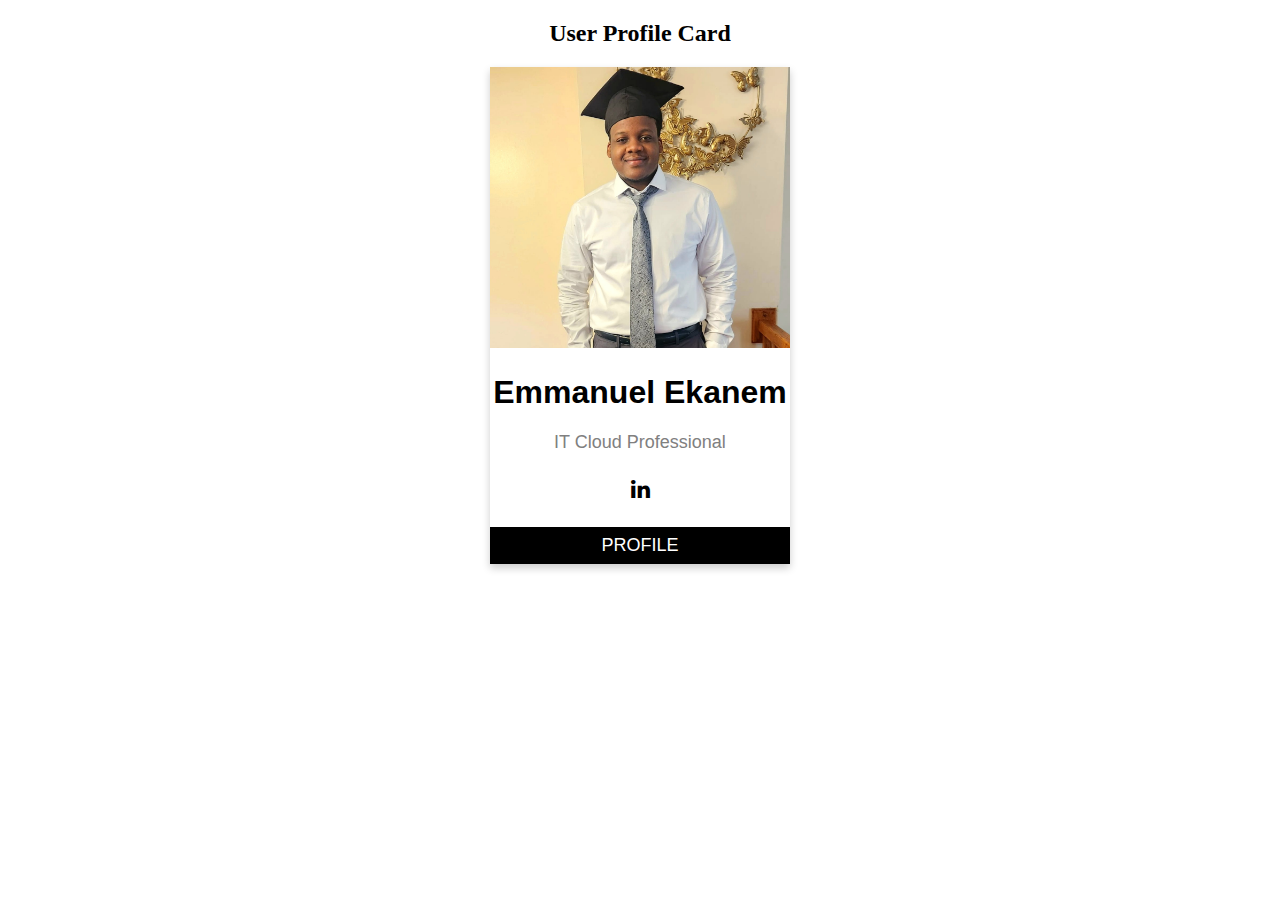
<file: index.html>
<!DOCTYPE html>
<html>
<head>
<link rel="stylesheet" href="https://cdnjs.cloudflare.com/ajax/libs/font-awesome/4.7.0/css/font-awesome.min.css">
<style>
<!--.card {
  box-shadow: 0 4px 8px 0 rgba(0, 0, 0, 0.2);
  max-width: 300px;
  margin: auto;
  text-align: center;
  font-family: arial;
}

.title {
  color: grey;
  font-size: 18px;
}

button {
  border: none;
  outline: 0;
  display: inline-block;
  padding: 8px;
  color: white;
  background-color: #000;
  text-align: center;
  cursor: pointer;
  width: 100%;
  font-size: 18px;
}

a {
  text-decoration: none;
  font-size: 22px;
  color: black;
}

button:hover, a:hover {
  opacity: 0.7;
}-->
</style>
</head>
<body>

<h2 style="text-align:center">User Profile Card</h2>

<div class="card">
  <img src="IMG-20240629-WA0001.jpg" alt="Emmanuel" style="width:100%">
  <h1>Emmanuel Ekanem</h1>
  <p class="title">IT Cloud Professional</p>
  <p></p>
  <div style="margin: 24px 0;">
 <!--   <a href="#"><i class="fa fa-dribbble"></i></a> 
    <a href="#"><i class="fa fa-twitter"></i></a> -->  
    <a href="https://www.linkedin.com/in/emmanuel-ekanem-80a605237" target="_blank"><i class="fa fa-linkedin"></i></a>  
<!--    <a href="#"><i class="fa fa-facebook"></i></a> -->
  </div>
  <a href="profile.html"><button>PROFILE</button></a>
</div>

</body>
</html>
</file>
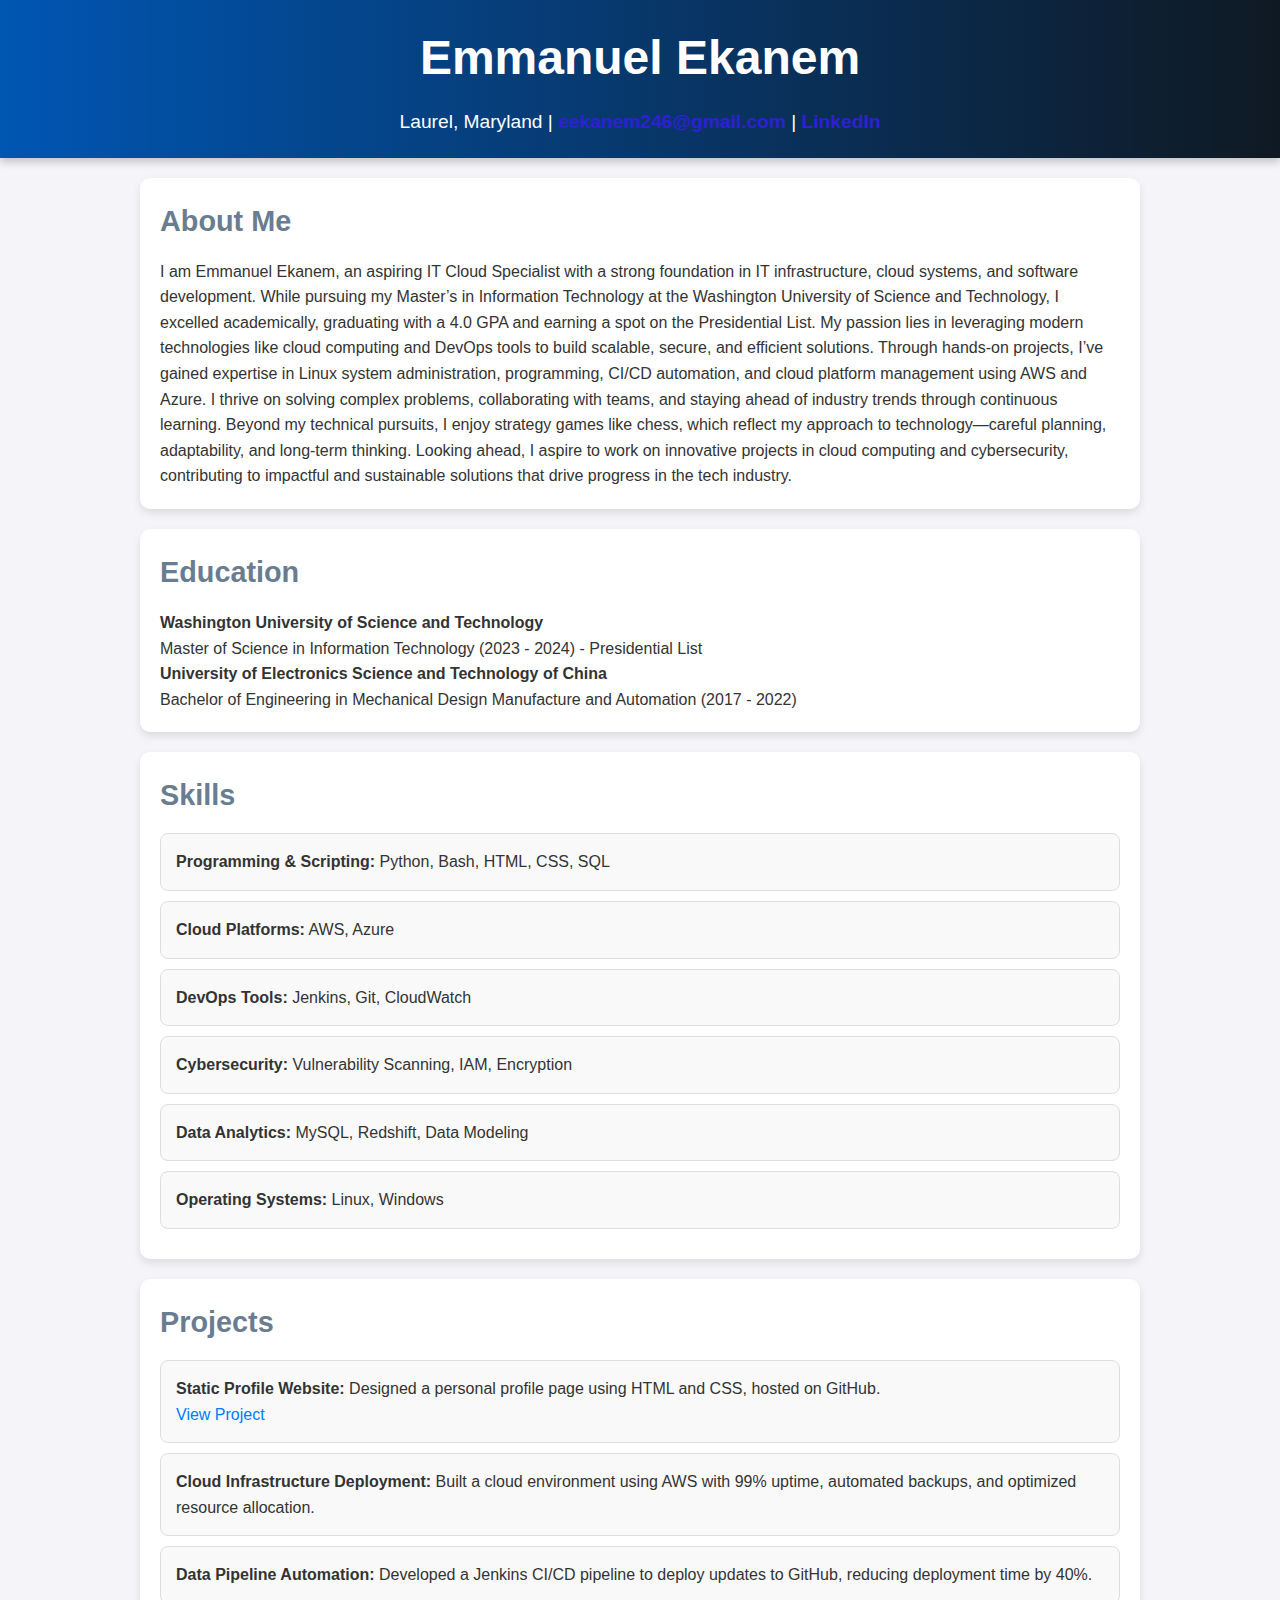
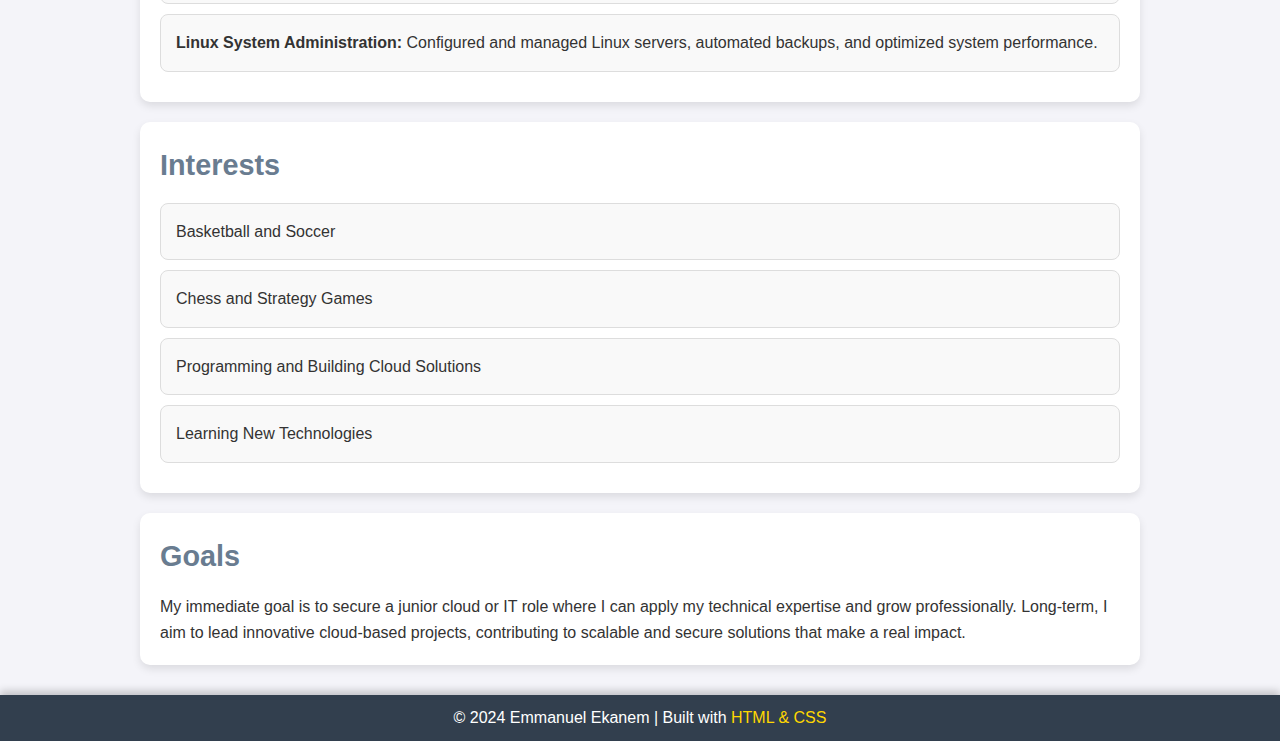
<file: profile.html>
<!DOCTYPE html>
<html lang="en">
<head>
    <meta charset="UTF-8">
    <meta name="viewport" content="width=device-width, initial-scale=1.0">
    <title>Emmanuel Ekanem - Portfolio</title>
    <link rel="stylesheet" href="style.css">

</head>
<body>
    <header>
        <h1>Emmanuel Ekanem</h1>
        <p>Laurel, Maryland | <a href="mailto:eekanem246@gmail.com">eekanem246@gmail.com</a> | 
            <a href="http://www.linkedin.com/in/emmanuel-ekanem-80a605237" target="_blank">LinkedIn</a>
        </p>
    </header>
    <section>
        <h2>About Me</h2>
        <p>I am Emmanuel Ekanem, an aspiring IT Cloud Specialist with a strong foundation in IT infrastructure, cloud systems, and software development. While pursuing my Master’s in Information Technology at the Washington University of Science and Technology, I excelled academically, graduating with a 4.0 GPA and earning a spot on the Presidential List.

          My passion lies in leveraging modern technologies like cloud computing and DevOps tools to build scalable, secure, and efficient solutions. Through hands-on projects, I’ve gained expertise in Linux system administration, programming, CI/CD automation, and cloud platform management using AWS and Azure.
          
          I thrive on solving complex problems, collaborating with teams, and staying ahead of industry trends through continuous learning. Beyond my technical pursuits, I enjoy strategy games like chess, which reflect my approach to technology—careful planning, adaptability, and long-term thinking.
          
          Looking ahead, I aspire to work on innovative projects in cloud computing and cybersecurity, contributing to impactful and sustainable solutions that drive progress in the tech industry.</p>
    </section>
    <section>
        <h2>Education</h2>
        <p><strong>Washington University of Science and Technology</strong>  
            <br>Master of Science in Information Technology (2023 - 2024) - Presidential List</p>
        <p><strong>University of Electronics Science and Technology of China</strong>  
            <br>Bachelor of Engineering in Mechanical Design Manufacture and Automation (2017 - 2022)</p>
    </section>
    <section>
        <h2>Skills</h2>
        <ul>
            <li><b>Programming & Scripting:</b> Python, Bash, HTML, CSS, SQL</li>
            <li><b>Cloud Platforms:</b> AWS, Azure</li>
            <li><b>DevOps Tools:</b> Jenkins, Git, CloudWatch</li>
            <li><b>Cybersecurity:</b> Vulnerability Scanning, IAM, Encryption</li>
            <li><b>Data Analytics:</b> MySQL, Redshift, Data Modeling</li>
            <li><b>Operating Systems:</b> Linux, Windows</li>
        </ul>
    </section>
    <section>
        <h2>Projects</h2>
        <ul>
            <li>
                <strong>Static Profile Website:</strong>  
                Designed a personal profile page using HTML and CSS, hosted on GitHub.  
                <br><a href="https://manuel2164.github.io/profile/" target="_blank">View Project</a>
            </li>
            <li>
                <strong>Cloud Infrastructure Deployment:</strong>  
                Built a cloud environment using AWS with 99% uptime, automated backups, and optimized resource allocation.
            </li>
            <li>
                <strong>Data Pipeline Automation:</strong>  
                Developed a Jenkins CI/CD pipeline to deploy updates to GitHub, reducing deployment time by 40%.
            </li>
            <li>
                <strong>Linux System Administration:</strong>  
                Configured and managed Linux servers, automated backups, and optimized system performance.
            </li>
        </ul>
    </section>
  </section>
  <section>
      <h2>Interests</h2>
      <ul>
          <li>Basketball and Soccer</li>
          <li>Chess and Strategy Games</li>
          <li>Programming and Building Cloud Solutions</li>
          <li>Learning New Technologies</li>
      </ul>
  </section>
  <section>
      <h2>Goals</h2>
      <p>My immediate goal is to secure a junior cloud or IT role where I can apply my technical expertise and grow professionally. Long-term, I aim to lead innovative cloud-based projects, contributing to scalable and secure solutions that make a real impact.</p>
  </section>
    <footer>
        <p>© 2024 Emmanuel Ekanem | Built with <a href="https://www.w3schools.com/" target="_blank">HTML & CSS</a></p>
    </footer>
</body>
</html>
</file>
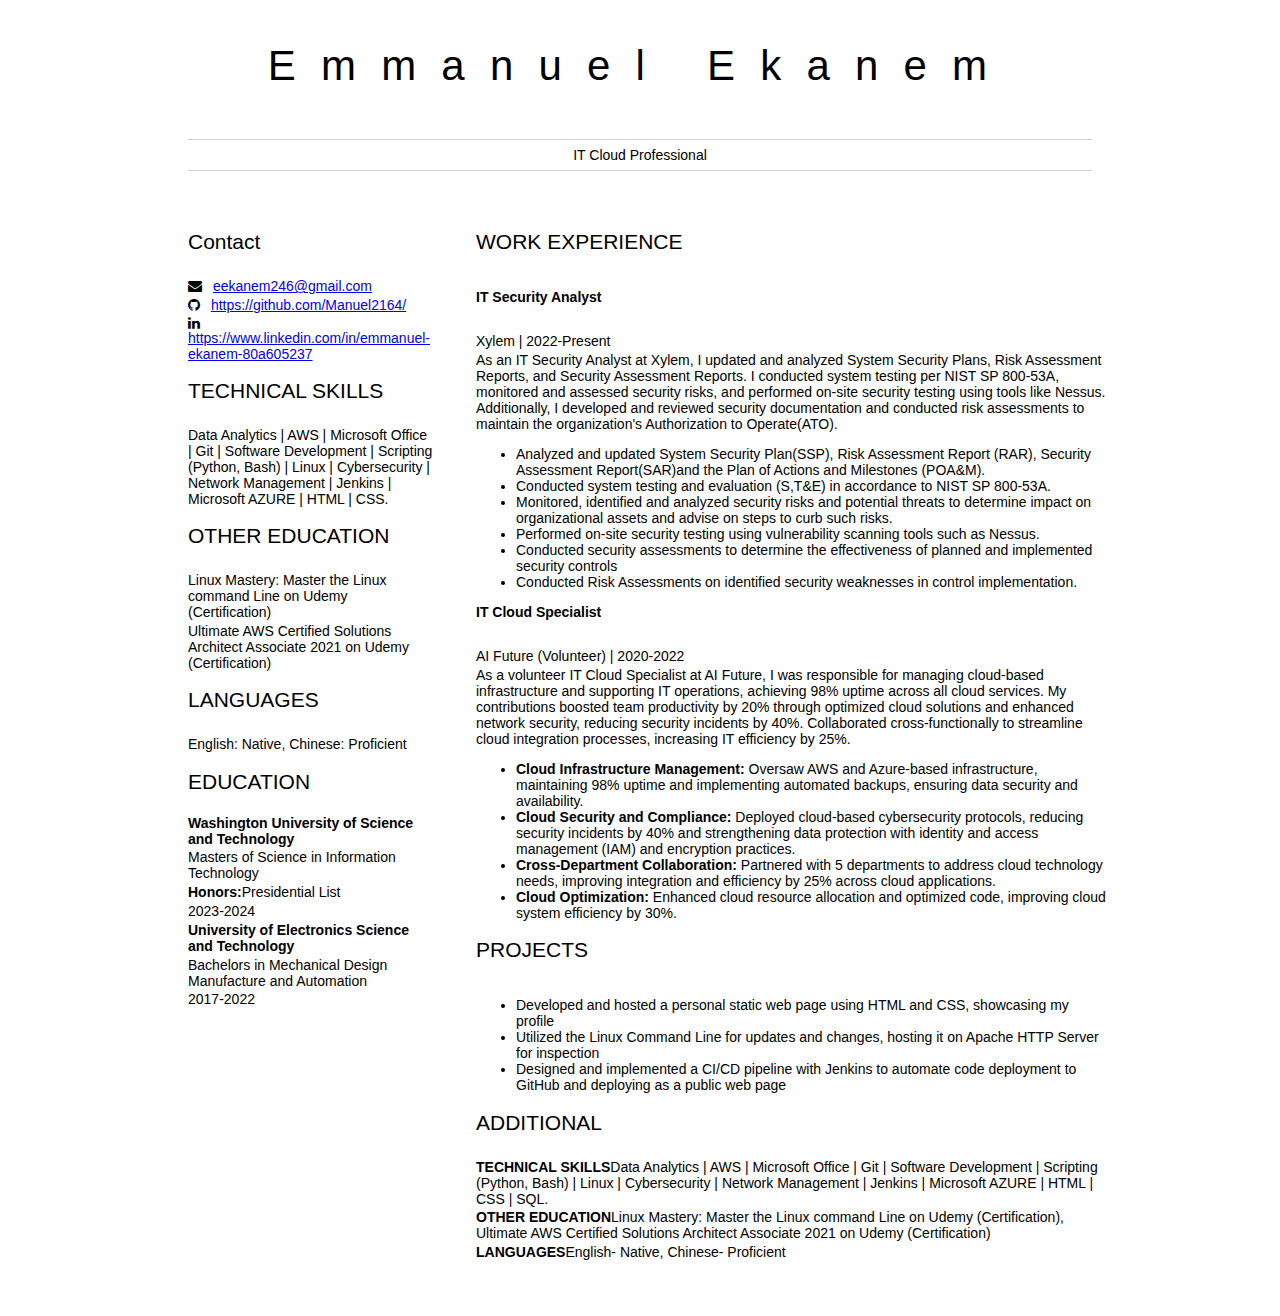
<file: resume.html>
<html>
<head>
<link rel="stylesheet" href="https://cdnjs.cloudflare.com/ajax/libs/font-awesome/4.7.0/css/font-awesome.min.css">
   <title>Emmanuel resume</title>
<link rel="stylesheet" href="design.css">
</head>
 <body>
  <header id="header">
   <h1 style="text-align:center;">Emmanuel Ekanem</h1>
  <hr>
  IT Cloud Professional
  <hr>
  </header> 
<main>
 <article id="mainleft">
  <section>
   <h2>Contact</h2>
   <p>
   <i class="fa fa-envelope" aria-hidden="true"></i>
   <a href="mailto:eekanem246@gmail.com"target="_blank">eekanem246@gmail.com</a> 
   </p>
   <p>
   <i class="fa fa-github" aria-hidden="true"></i>
   <a href="https://github.com/Manuel2164/"target="_blank">https://github.com/Manuel2164/</a>
   </p>
   <p>
   <i class="fa fa-linkedin" aria-hidden="true"></i>
   <a href="https://www.linkedin.com/in/emmanuel-ekanem-80a605237"target="_blank">
    https://www.linkedin.com/in/emmanuel-ekanem-80a605237</a>
   </p>

<h2>TECHNICAL SKILLS</h2>
   <p>Data Analytics | AWS | Microsoft Office | Git | Software Development | Scripting (Python,
Bash) | Linux | Cybersecurity | Network Management | Jenkins | Microsoft AZURE | HTML | CSS.</p>
<h2>OTHER EDUCATION</h2>
   <p>Linux Mastery: Master the Linux command Line on Udemy (Certification)</p>
   <p> Ultimate AWS Certified Solutions Architect Associate 2021 on Udemy (Certification)</p>
<h2>LANGUAGES</h2>
   <p>English: Native, Chinese: Proficient</p>


   <h2>EDUCATION</h2>
   <b>Washington University of Science and Technology</b>
   <p>Masters of Science in Information Technology</p>
   <p><b>Honors:</b>Presidential List</p>
   <p>2023-2024</p>
   <b>University of Electronics Science and Technology</b>
   <p>Bachelors in Mechanical Design Manufacture and Automation</p>
   <p>2017-2022</p>
  </section>
 </article>


<article id="mainright">
<section>
   <h2>WORK EXPERIENCE</h2>
   <h3><b>IT Security Analyst</b></h3>
   <p>Xylem | 2022-Present</p>
   <p>As an IT Security Analyst at Xylem, I updated and analyzed System Security Plans, Risk Assessment Reports, and
Security Assessment Reports. I conducted system testing per NIST SP 800-53A, monitored and assessed security
risks, and performed on-site security testing using tools like Nessus. Additionally, I developed and reviewed security
documentation and conducted risk assessments to maintain the organization's Authorization to Operate(ATO).</p>
   <ul>
     <li>Analyzed and updated System Security Plan(SSP), Risk Assessment Report (RAR), Security Assessment
Report(SAR)and the Plan of Actions and Milestones (POA&M).</li>
     <li>Conducted system testing and evaluation (S,T&E) in accordance to NIST SP 800-53A.</li>
     <li>Monitored, identified and analyzed security risks and potential threats to determine impact on organizational
assets and advise on steps to curb such risks.</li>
     <li>Performed on-site security testing using vulnerability scanning tools such as Nessus.</li>
     <li>Conducted security assessments to determine the effectiveness of planned and implemented security controls</li>
     <li>Conducted Risk Assessments on identified security weaknesses in control implementation.</li>
   </ul>
   <h3><b>IT Cloud Specialist</b></h3>
   <p>AI Future (Volunteer) | 2020-2022</p>
   <p>As a volunteer IT Cloud Specialist at AI Future, I was responsible for managing cloud-based infrastructure and 
supporting IT operations, achieving 98% uptime across all cloud services. My contributions boosted team 
productivity by 20% through optimized cloud solutions and enhanced network security, reducing security 
incidents by 40%. Collaborated cross-functionally to streamline cloud integration processes, increasing IT 
efficiency by 25%.</p>
   <ul>
     <li><b>Cloud Infrastructure Management:</b> Oversaw AWS and Azure-based infrastructure, maintaining 98% uptime and 
implementing automated backups, ensuring data security and availability.</li>
     <li><b>Cloud Security and Compliance:</b> Deployed cloud-based cybersecurity protocols, reducing security incidents by 40% 
and strengthening data protection with identity and access management (IAM) and encryption practices.</li>
     <li><b>Cross-Department Collaboration:</b> Partnered with 5 departments to address cloud technology needs, improving 
integration and efficiency by 25% across cloud applications.</li>
     <li><b>Cloud Optimization:</b> Enhanced cloud resource allocation and optimized code, improving cloud system efficiency by 
30%.</li>
   </ul>

   <h2>PROJECTS</h2>
   <ul>
     <li>Developed and hosted a personal static web page using HTML and CSS, showcasing my profile</li>
     <li>Utilized the Linux Command Line for updates and changes, hosting it on Apache HTTP Server for inspection</li>
     <li>Designed and implemented a CI/CD pipeline with Jenkins to automate code deployment to GitHub and deploying as a public web page</li>
   </ul>

  <h2>ADDITIONAL</h2>
   <p><b>TECHNICAL SKILLS</b>Data Analytics | AWS | Microsoft Office | Git | Software Development | Scripting (Python,
Bash) | Linux | Cybersecurity | Network Management | Jenkins | Microsoft AZURE | HTML | CSS | SQL. </p>
   <p><b>OTHER EDUCATION</b>Linux Mastery: Master the Linux command Line on Udemy (Certification), Ultimate AWS
Certified Solutions Architect Associate 2021 on Udemy (Certification)</p>
   <p><b>LANGUAGES</b>English- Native, Chinese- Proficient</p>
 </section>
 </article>

</main>
</body>
</html>
</file>
<file: style.css>
* {
            margin: 0;
            padding: 0;
            box-sizing: border-box;
        }
        body {
            font-family: 'Segoe UI', Tahoma, Geneva, Verdana, sans-serif;
            background: #f4f4f9;
            color: #333;
            line-height: 1.6;
        }
        header {
            background: linear-gradient(to right, #0056b3, #0f1923);
            color: white;
            padding: 20px;
            text-align: center;
            box-shadow: 0 4px 8px rgba(0, 0, 0, 0.2);
        }
        header h1 {
            font-size: 3rem;
            margin-bottom: 10px;
        }
        header p {
            font-size: 1.2rem;
        }
        header a {
            color: #2f20d4;
            text-decoration: none;
            font-weight: bold;
        }
        section {
            max-width: 1000px;
            margin: 20px auto;
            padding: 20px;
            border-radius: 10px;
            background: white;
            box-shadow: 0 4px 8px rgba(0, 0, 0, 0.1);
        }
        h2 {
            font-size: 1.8rem;
            color: #697c90;
            margin-bottom: 15px;
        }
        ul {
            list-style: none;
            padding: 0;
        }
        ul li {
            background: #f9f9f9;
            border: 1px solid #ddd;
            border-radius: 8px;
            margin-bottom: 10px;
            padding: 15px;
            transition: transform 0.3s ease, background-color 0.3s ease;
        }
        ul li:hover {
            transform: scale(1.02);
            background-color: #f1f1f1;
        }
        .card-container {
            display: flex;
            flex-wrap: wrap;
            gap: 20px;
        }
        .card {
            flex: 1 1 calc(45% - 20px);
            background: #ffffff;
            border: 1px solid #ddd;
            border-radius: 8px;
            padding: 15px;
            box-shadow: 0 4px 6px rgba(0, 0, 0, 0.1);
            transition: transform 0.3s ease, box-shadow 0.3s ease;
        }
        .card:hover {
            transform: translateY(-5px);
            box-shadow: 0 6px 10px rgba(0, 0, 0, 0.2);
        }
        a {
            color: #007BFF;
            text-decoration: none;
        }
        a:hover {
            text-decoration: underline;
        }
        footer {
            text-align: center;
            margin-top: 30px;
            padding: 10px 0;
            background: #323f4e;
            color: white;
            box-shadow: 0 -4px 8px rgba(0, 0, 0, 0.2);
        }
        footer a {
            color: #FFD700;
        }
</file>
<file: design.css>
body {
    font-family: 'Segoe UI', Tahoma, Geneva, Verdana, sans-serif;
    font-size: 14px;
    max-width: 960px;
    margin: auto;
}
h1 {
    font-size: 3em;
    letter-spacing: .6em;
    padding-top: 1em;
    padding-bottom: 1em;
}

h2 {
    font-size: 1.5em;
    padding-bottom: 1em;
}

h3 {
    font-size: 1em;
    padding-bottom: 1em;
}

main { 
    display: grid;
    grid-template-columns: 30% 70%;
    margin-top: 3em;
}
header {
    text-align: center;
    margin: auto 2em;
}

section {
    margin: auto 1em 4em 2em;
}

i {
    margin-right: .5em;
}

p {
    margin: .2em auto
}

hr {
    border: none;
    background-color: lightgray;
    height: 1px;
}

h1, h2 {
    font-weight: 100;
    margin-bottom: 0;
}
mainleft {
    border-right: 1px solid lightgray;
}
</file>
